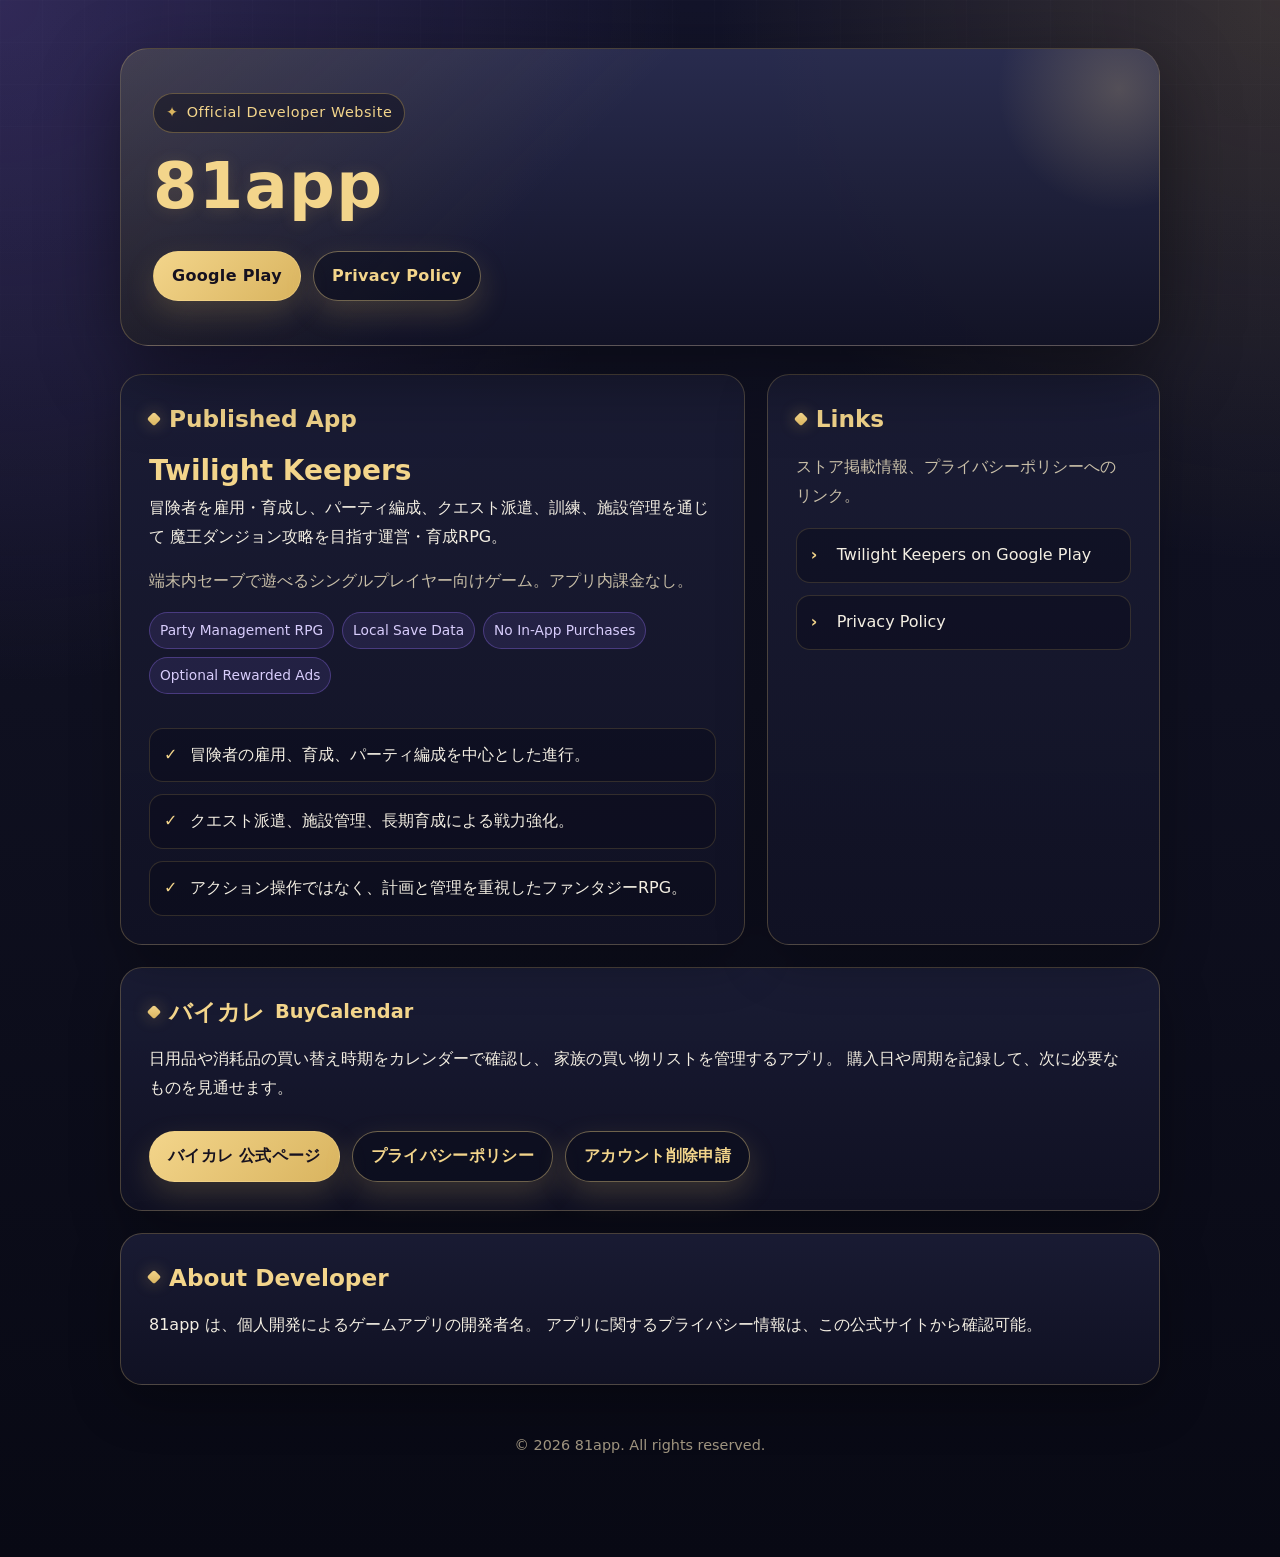
<file: index.html>
<!doctype html>
<html lang="ja">
<head>
  <meta charset="utf-8">
  <meta name="viewport" content="width=device-width, initial-scale=1">
  <meta name="description" content="81app 公式開発者サイト。スマートフォン向けゲーム Twilight Keepers の情報、Play Store、プライバシーポリシーへのリンクを掲載。">
  <title>81app</title>
  <style>
    :root {
      --bg: #0f1020;
      --bg-deep: #080914;
      --panel: rgba(27, 29, 54, 0.92);
      --panel-light: rgba(42, 45, 80, 0.88);
      --text: #f4efe3;
      --muted: #c9bfa8;
      --line: rgba(218, 187, 112, 0.28);
      --gold: #d9b45f;
      --gold-light: #f3d58b;
      --accent: #8e6de8;
      --shadow: rgba(0, 0, 0, 0.45);
    }

    * {
      box-sizing: border-box;
    }

    html {
      background: var(--bg-deep);
    }

    body {
      margin: 0;
      min-height: 100vh;
      font-family:
        system-ui,
        -apple-system,
        BlinkMacSystemFont,
        "Segoe UI",
        "Noto Sans JP",
        sans-serif;
      line-height: 1.8;
      color: var(--text);
      background:
        radial-gradient(circle at top left, rgba(142, 109, 232, 0.24), transparent 34%),
        radial-gradient(circle at top right, rgba(217, 180, 95, 0.18), transparent 28%),
        linear-gradient(180deg, #13142a 0%, #0f1020 45%, #080914 100%);
    }

    body::before {
      content: "";
      position: fixed;
      inset: 0;
      pointer-events: none;
      background-image:
        linear-gradient(rgba(255, 255, 255, 0.025) 1px, transparent 1px),
        linear-gradient(90deg, rgba(255, 255, 255, 0.025) 1px, transparent 1px);
      background-size: 42px 42px;
      mask-image: linear-gradient(to bottom, rgba(0, 0, 0, 0.55), transparent 72%);
    }

    .page {
      position: relative;
      width: min(1040px, calc(100% - 32px));
      margin: 0 auto;
      padding: 48px 0 64px;
    }

    .hero {
      position: relative;
      overflow: hidden;
      border: 1px solid var(--line);
      border-radius: 28px;
      padding: 44px 32px;
      background:
        linear-gradient(135deg, rgba(217, 180, 95, 0.14), transparent 42%),
        linear-gradient(180deg, rgba(42, 45, 80, 0.96), rgba(18, 19, 38, 0.96));
      box-shadow: 0 24px 80px var(--shadow);
    }

    .hero::after {
      content: "";
      position: absolute;
      width: 260px;
      height: 260px;
      right: -90px;
      top: -90px;
      border-radius: 50%;
      background: radial-gradient(circle, rgba(243, 213, 139, 0.22), transparent 66%);
    }

    .site-label {
      display: inline-flex;
      align-items: center;
      gap: 8px;
      margin-bottom: 18px;
      padding: 6px 12px;
      border: 1px solid rgba(217, 180, 95, 0.36);
      border-radius: 999px;
      color: var(--gold-light);
      background: rgba(8, 9, 20, 0.42);
      font-size: 0.9rem;
      letter-spacing: 0.04em;
    }

    .site-label::before {
      content: "✦";
      color: var(--gold);
    }

    h1,
    h2,
    h3,
    p {
      margin-top: 0;
    }

    h1 {
      margin-bottom: 16px;
      font-size: clamp(2.2rem, 6vw, 4rem);
      line-height: 1.12;
      letter-spacing: 0.02em;
      color: var(--gold-light);
      text-shadow: 0 2px 16px rgba(217, 180, 95, 0.16);
    }

    .actions {
      display: flex;
      flex-wrap: wrap;
      gap: 12px;
      margin-top: 28px;
    }

    .button {
      display: inline-flex;
      align-items: center;
      justify-content: center;
      min-height: 46px;
      padding: 10px 18px;
      border: 1px solid rgba(243, 213, 139, 0.42);
      border-radius: 999px;
      color: #16111f;
      background: linear-gradient(135deg, var(--gold-light), var(--gold));
      text-decoration: none;
      font-weight: 700;
      letter-spacing: 0.02em;
      box-shadow: 0 12px 30px rgba(217, 180, 95, 0.2);
    }

    .button.secondary {
      color: var(--gold-light);
      background: rgba(8, 9, 20, 0.36);
    }

    .button:hover {
      filter: brightness(1.08);
    }

    .content {
      display: grid;
      grid-template-columns: 1.35fr 0.85fr;
      gap: 22px;
      margin-top: 28px;
    }

    .card {
      border: 1px solid var(--line);
      border-radius: 22px;
      padding: 28px;
      background:
        linear-gradient(180deg, var(--panel), rgba(17, 18, 36, 0.94));
      box-shadow: 0 18px 50px rgba(0, 0, 0, 0.28);
    }

    .section-title {
      display: flex;
      align-items: center;
      gap: 10px;
      margin-bottom: 18px;
      color: var(--gold-light);
      font-size: 1.45rem;
      line-height: 1.35;
    }

    .section-title::before {
      content: "";
      display: inline-block;
      width: 10px;
      height: 10px;
      border-radius: 2px;
      background: linear-gradient(135deg, var(--gold-light), var(--gold));
      box-shadow: 0 0 16px rgba(217, 180, 95, 0.45);
      transform: rotate(45deg);
      flex: 0 0 auto;
    }

    .note,
    .small {
      color: var(--muted);
    }

    .summary-list,
    .link-list {
      display: grid;
      gap: 12px;
      margin: 18px 0 0;
      padding: 0;
      list-style: none;
    }

    .summary-list li,
    .link-list a {
      position: relative;
      display: block;
      padding: 12px 14px 12px 40px;
      border: 1px solid rgba(217, 180, 95, 0.18);
      border-radius: 14px;
      background: rgba(8, 9, 20, 0.32);
      color: var(--text);
      text-decoration: none;
    }

    .summary-list li::before,
    .link-list a::before {
      position: absolute;
      left: 14px;
      top: 12px;
      color: var(--gold-light);
      font-weight: 700;
    }

    .summary-list li::before {
      content: "✓";
    }

    .link-list a::before {
      content: "›";
    }

    .link-list a:hover {
      border-color: rgba(243, 213, 139, 0.52);
      color: var(--gold-light);
    }

    .app-card {
      display: grid;
      gap: 16px;
    }

    .app-name {
      margin-bottom: 6px;
      color: var(--gold-light);
      font-size: 1.75rem;
      line-height: 1.25;
    }

    .badge-row {
      display: flex;
      flex-wrap: wrap;
      gap: 8px;
      margin-top: 14px;
    }

    .badge {
      display: inline-flex;
      align-items: center;
      padding: 5px 10px;
      border: 1px solid rgba(142, 109, 232, 0.36);
      border-radius: 999px;
      color: #d8cdfc;
      background: rgba(142, 109, 232, 0.12);
      font-size: 0.86rem;
    }

    .footer {
      margin-top: 28px;
      padding: 20px;
      text-align: center;
      color: #9f947f;
      font-size: 0.9rem;
    }

    .footer a {
      color: var(--gold-light);
      text-decoration: none;
      border-bottom: 1px solid rgba(243, 213, 139, 0.36);
    }

    @media (max-width: 780px) {
      .page {
        width: min(100% - 20px, 1040px);
        padding: 24px 0 40px;
      }

      .hero {
        padding: 30px 20px;
        border-radius: 20px;
      }

      .content {
        grid-template-columns: 1fr;
      }

      .card {
        padding: 22px 18px;
        border-radius: 18px;
      }

      .section-title {
        font-size: 1.25rem;
      }
    }
  </style>
</head>
<body>
  <main class="page">
    <section class="hero">
      <div class="site-label">Official Developer Website</div>
      <h1>81app</h1>
      <div class="actions">
        <a class="button" href="https://play.google.com/store/apps/details?id=com.amayaichi.twilightkeepers" target="_blank" rel="noopener noreferrer">Google Play</a>
        <a class="button secondary" href="https://amayaichi.github.io/twilight-keepers-policy/">Privacy Policy</a>
      </div>
    </section>

    <div class="content">
      <section class="card app-card">
        <div>
          <h2 class="section-title">Published App</h2>
          <h3 class="app-name">Twilight Keepers</h3>
          <p>
            冒険者を雇用・育成し、パーティ編成、クエスト派遣、訓練、施設管理を通じて
            魔王ダンジョン攻略を目指す運営・育成RPG。
          </p>
          <p class="note">
            端末内セーブで遊べるシングルプレイヤー向けゲーム。アプリ内課金なし。
          </p>
          <div class="badge-row" aria-label="App features">
            <span class="badge">Party Management RPG</span>
            <span class="badge">Local Save Data</span>
            <span class="badge">No In-App Purchases</span>
            <span class="badge">Optional Rewarded Ads</span>
          </div>
        </div>
        <ul class="summary-list">
          <li>冒険者の雇用、育成、パーティ編成を中心とした進行。</li>
          <li>クエスト派遣、施設管理、長期育成による戦力強化。</li>
          <li>アクション操作ではなく、計画と管理を重視したファンタジーRPG。</li>
        </ul>
      </section>

      <aside class="card">
        <h2 class="section-title">Links</h2>
        <p class="small">
          ストア掲載情報、プライバシーポリシーへのリンク。
        </p>
        <nav class="link-list" aria-label="Developer links">
          <a href="https://play.google.com/store/apps/details?id=com.amayaichi.twilightkeepers" target="_blank" rel="noopener noreferrer">Twilight Keepers on Google Play</a>
          <a href="https://amayaichi.github.io/twilight-keepers-policy/">Privacy Policy</a>
        </nav>
      </aside>
    </div>


    <section class="card" style="margin-top: 22px;" aria-labelledby="monolife-title">
      <h2 class="section-title" id="monolife-title">バイカレ <small>BuyCalendar</small></h2>
      <p>
        日用品や消耗品の買い替え時期をカレンダーで確認し、
        家族の買い物リストを管理するアプリ。
        購入日や周期を記録して、次に必要なものを見通せます。
      </p>
      <div class="actions">
        <a class="button" href="./monolife/">バイカレ 公式ページ</a>
        <a class="button secondary" href="./monolife/privacy-policy/">プライバシーポリシー</a>
        <a class="button secondary" href="./monolife/account-deletion/">アカウント削除申請</a>
      </div>
    </section>

    <section class="card" style="margin-top: 22px;">
      <h2 class="section-title">About Developer</h2>
      <p>
        81app は、個人開発によるゲームアプリの開発者名。
        アプリに関するプライバシー情報は、この公式サイトから確認可能。
      </p>
    </section>

    <footer class="footer">
      <p>© 2026 81app. All rights reserved.</p>
    </footer>
  </main>
</body>
</html>
</file>
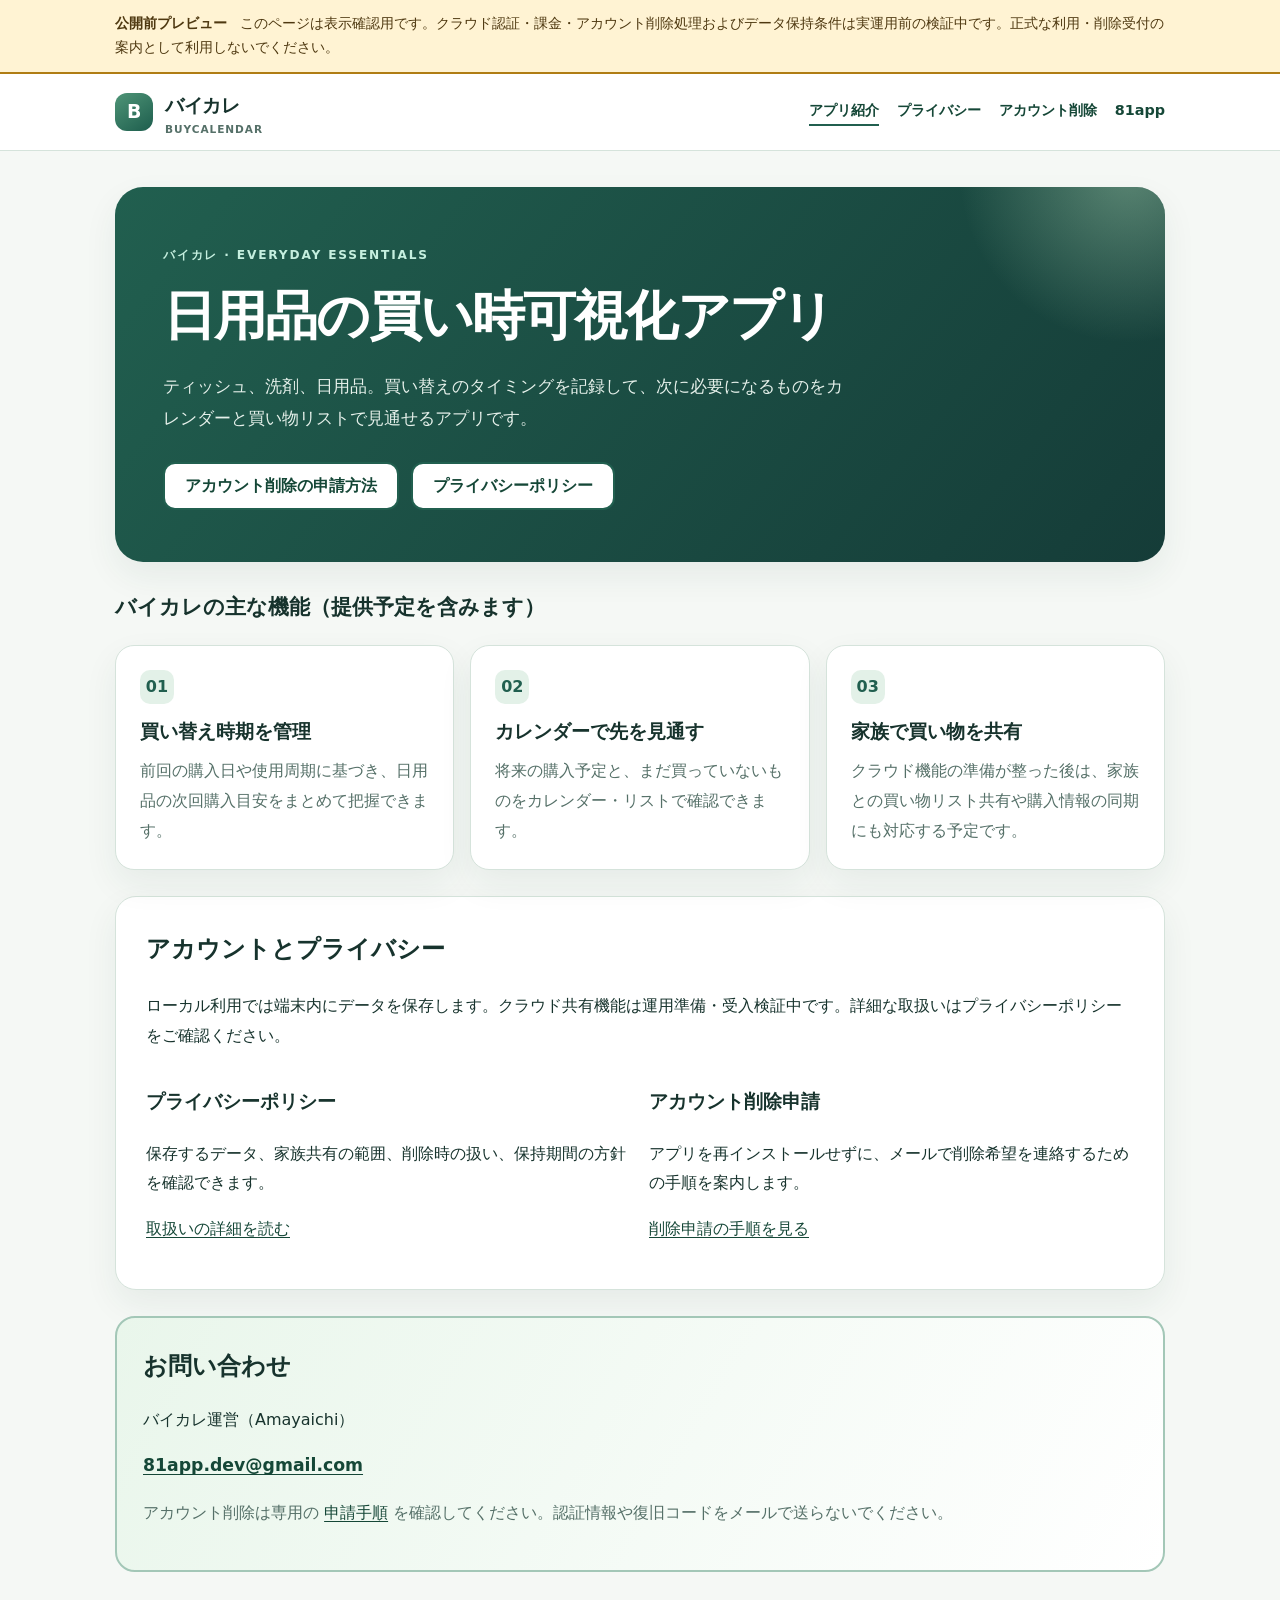
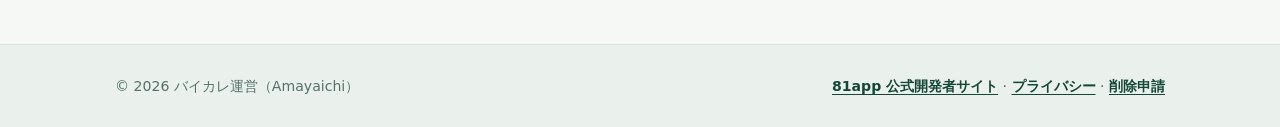
<file: monolife/index.html>
<!doctype html>
<html lang="ja">
<head>
  <meta charset="utf-8">
  <meta name="viewport" content="width=device-width, initial-scale=1">
  <meta name="robots" content="noindex, nofollow">
  <meta name="description" content="バイカレ（BuyCalendar）は消耗品の買い替え時期と家族の買い物予定を管理する、アプリです。">
  <title>バイカレ | 日用品の買い時可視化アプリ</title>
  <link rel="stylesheet" href="assets/site.css">
</head>
<body>
  <div class="preview-banner" role="note">
    <div class="wrap"><strong>公開前プレビュー</strong> このページは表示確認用です。クラウド認証・課金・アカウント削除処理およびデータ保持条件は実運用前の検証中です。正式な利用・削除受付の案内として利用しないでください。</div>
  </div>
  <header class="site-header">
    <div class="wrap header-inner">
      <a class="brand" href="./" aria-label="バイカレ トップページ">
        <span class="brand-icon" aria-hidden="true">B</span>
        <span>バイカレ<small>BuyCalendar</small></span>
      </a>
      <nav class="site-nav" aria-label="サイト内ナビゲーション">
        <a href="./" aria-current="page">アプリ紹介</a>
        <a href="privacy-policy/">プライバシー</a>
        <a href="account-deletion/">アカウント削除</a>
        <a href="../">81app</a>
      </nav>
    </div>
  </header>
  <main class="wrap">
    <section class="hero">
      <span class="eyebrow">バイカレ · Everyday essentials</span>
      <h1>日用品の買い時可視化アプリ</h1>
      <p>ティッシュ、洗剤、日用品。買い替えのタイミングを記録して、次に必要になるものをカレンダーと買い物リストで見通せるアプリです。</p>
      <div class="actions">
        <a class="button" href="account-deletion/">アカウント削除の申請方法</a>
        <a class="button" href="privacy-policy/">プライバシーポリシー</a>
      </div>
    </section>
    <section class="section" aria-labelledby="features-title">
      <h2 id="features-title">バイカレの主な機能（提供予定を含みます）</h2>
      <div class="cards">
        <article class="card">
          <span class="step" aria-hidden="true">01</span>
          <h3>買い替え時期を管理</h3>
          <p>前回の購入日や使用周期に基づき、日用品の次回購入目安をまとめて把握できます。</p>
        </article>
        <article class="card">
          <span class="step" aria-hidden="true">02</span>
          <h3>カレンダーで先を見通す</h3>
          <p>将来の購入予定と、まだ買っていないものをカレンダー・リストで確認できます。</p>
        </article>
        <article class="card">
          <span class="step" aria-hidden="true">03</span>
          <h3>家族で買い物を共有</h3>
          <p>クラウド機能の準備が整った後は、家族との買い物リスト共有や購入情報の同期にも対応する予定です。</p>
        </article>
      </div>
    </section>
    <section class="surface" aria-labelledby="account-title">
      <h2 id="account-title">アカウントとプライバシー</h2>
      <p>ローカル利用では端末内にデータを保存します。クラウド共有機能は運用準備・受入検証中です。詳細な取扱いはプライバシーポリシーをご確認ください。</p>
      <div class="split">
        <div>
          <h3>プライバシーポリシー</h3>
          <p>保存するデータ、家族共有の範囲、削除時の扱い、保持期間の方針を確認できます。</p>
          <p><a href="privacy-policy/">取扱いの詳細を読む</a></p>
        </div>
        <div>
          <h3>アカウント削除申請</h3>
          <p>アプリを再インストールせずに、メールで削除希望を連絡するための手順を案内します。</p>
          <p><a href="account-deletion/">削除申請の手順を見る</a></p>
        </div>
      </div>
    </section>
    <section class="contact" aria-labelledby="contact-title">
      <h2 id="contact-title">お問い合わせ</h2>
      <p>バイカレ運営（Amayaichi）</p>
      <p><a class="email" href="mailto:81app.dev@gmail.com?subject=BuyCalendar%20Inquiry">81app.dev@gmail.com</a></p>
      <p class="muted">アカウント削除は専用の <a href="account-deletion/">申請手順</a> を確認してください。認証情報や復旧コードをメールで送らないでください。</p>
    </section>
  </main>
  <footer class="site-footer">
    <div class="wrap footer-inner">
      <p>© 2026 バイカレ運営（Amayaichi）</p>
      <p><a href="../">81app 公式開発者サイト</a> · <a href="privacy-policy/">プライバシー</a> · <a href="account-deletion/">削除申請</a></p>
    </div>
  </footer>
</body>
</html>
</file>
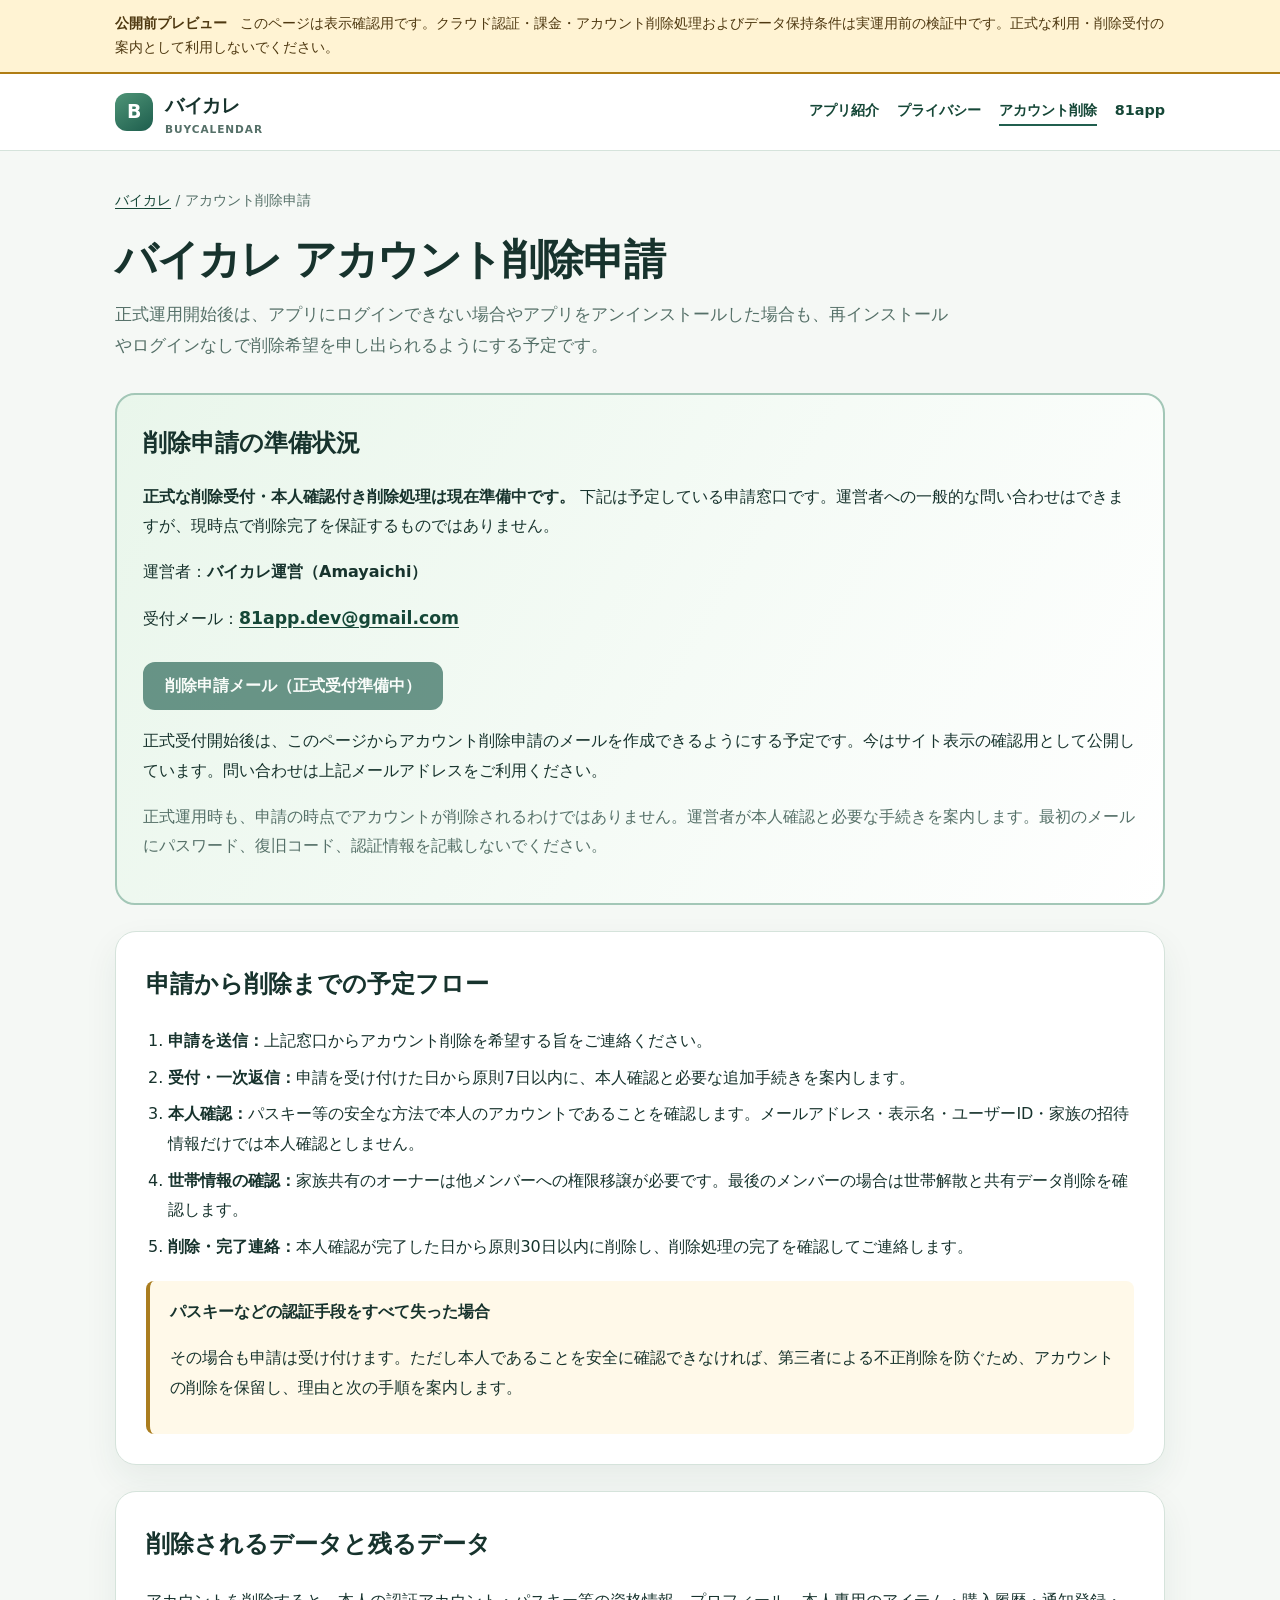
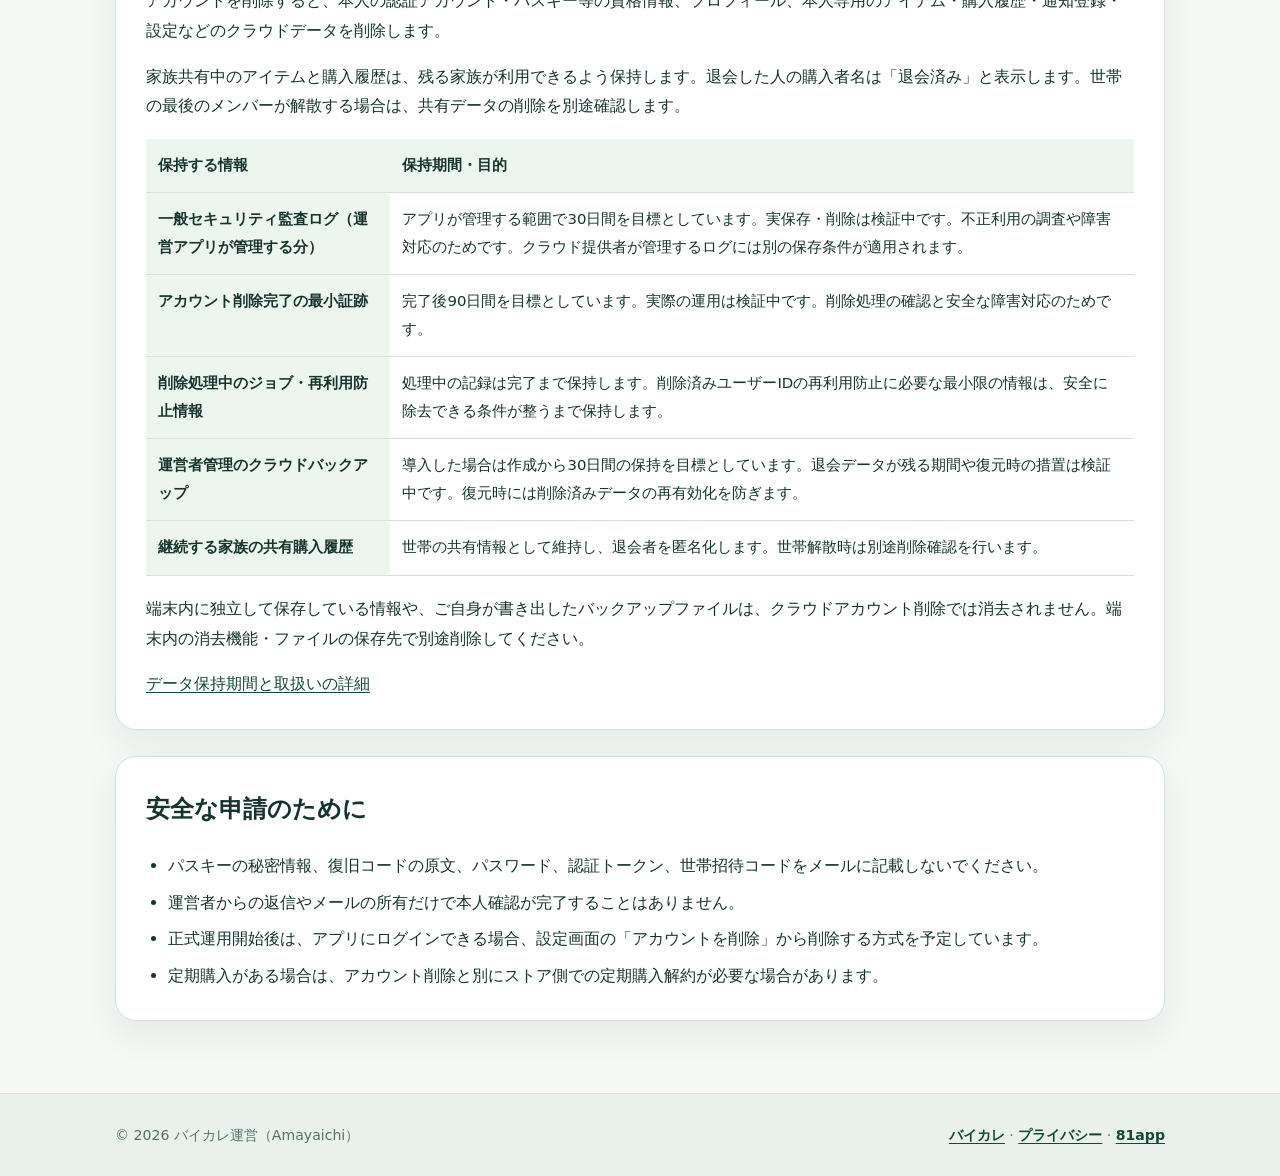
<file: monolife/account-deletion/index.html>
<!doctype html>
<html lang="ja">
<head>
  <meta charset="utf-8">
  <meta name="viewport" content="width=device-width, initial-scale=1">
  <meta name="robots" content="noindex, nofollow">
  <meta name="description" content="バイカレ（BuyCalendar）のアカウント削除をアプリ外から申請する手順。削除対象・保存期間・本人確認の方法をご案内します。">
  <title>アカウント削除申請 | バイカレ</title>
  <link rel="stylesheet" href="../assets/site.css">
</head>
<body>
  <div class="preview-banner" role="note">
    <div class="wrap"><strong>公開前プレビュー</strong> このページは表示確認用です。クラウド認証・課金・アカウント削除処理およびデータ保持条件は実運用前の検証中です。正式な利用・削除受付の案内として利用しないでください。</div>
  </div>
  <header class="site-header">
    <div class="wrap header-inner">
      <a class="brand" href="../" aria-label="バイカレ トップページ">
        <span class="brand-icon" aria-hidden="true">B</span>
        <span>バイカレ<small>BuyCalendar</small></span>
      </a>
      <nav class="site-nav" aria-label="サイト内ナビゲーション">
        <a href="../">アプリ紹介</a>
        <a href="../privacy-policy/">プライバシー</a>
        <a href="./" aria-current="page">アカウント削除</a>
        <a href="../../">81app</a>
      </nav>
    </div>
  </header>
  <main class="wrap">
    <p class="breadcrumbs"><a href="../">バイカレ</a> / アカウント削除申請</p>
    <h1 class="page-title">バイカレ アカウント削除申請</h1>
    <p class="lead">正式運用開始後は、アプリにログインできない場合やアプリをアンインストールした場合も、再インストールやログインなしで削除希望を申し出られるようにする予定です。</p>
    <section class="contact" id="request" aria-labelledby="request-title">
      <h2 id="request-title">削除申請の準備状況</h2>
      <p><strong>正式な削除受付・本人確認付き削除処理は現在準備中です。</strong> 下記は予定している申請窓口です。運営者への一般的な問い合わせはできますが、現時点で削除完了を保証するものではありません。</p>
      <p>運営者：<strong>バイカレ運営（Amayaichi）</strong></p>
      <p>受付メール：<a class="email" href="mailto:81app.dev@gmail.com?subject=BuyCalendar%20Inquiry">81app.dev@gmail.com</a></p>
      <div class="actions">
        <span class="button primary button-disabled" aria-disabled="true">削除申請メール（正式受付準備中）</span>
      </div>
      <p>正式受付開始後は、このページからアカウント削除申請のメールを作成できるようにする予定です。今はサイト表示の確認用として公開しています。問い合わせは上記メールアドレスをご利用ください。</p>
      <p class="muted">正式運用時も、申請の時点でアカウントが削除されるわけではありません。運営者が本人確認と必要な手続きを案内します。最初のメールにパスワード、復旧コード、認証情報を記載しないでください。</p>
    </section>
    <section class="surface" aria-labelledby="procedure">
      <h2 id="procedure">申請から削除までの予定フロー</h2>
      <ol>
        <li><strong>申請を送信：</strong>上記窓口からアカウント削除を希望する旨をご連絡ください。</li>
        <li><strong>受付・一次返信：</strong>申請を受け付けた日から原則7日以内に、本人確認と必要な追加手続きを案内します。</li>
        <li><strong>本人確認：</strong>パスキー等の安全な方法で本人のアカウントであることを確認します。メールアドレス・表示名・ユーザーID・家族の招待情報だけでは本人確認としません。</li>
        <li><strong>世帯情報の確認：</strong>家族共有のオーナーは他メンバーへの権限移譲が必要です。最後のメンバーの場合は世帯解散と共有データ削除を確認します。</li>
        <li><strong>削除・完了連絡：</strong>本人確認が完了した日から原則30日以内に削除し、削除処理の完了を確認してご連絡します。</li>
      </ol>
      <div class="caution">
        <strong>パスキーなどの認証手段をすべて失った場合</strong>
        <p>その場合も申請は受け付けます。ただし本人であることを安全に確認できなければ、第三者による不正削除を防ぐため、アカウントの削除を保留し、理由と次の手順を案内します。</p>
      </div>
    </section>
    <section class="surface" aria-labelledby="deletion-data">
      <h2 id="deletion-data">削除されるデータと残るデータ</h2>
      <p>アカウントを削除すると、本人の認証アカウント・パスキー等の資格情報、プロフィール、本人専用のアイテム・購入履歴・通知登録・設定などのクラウドデータを削除します。</p>
      <p>家族共有中のアイテムと購入履歴は、残る家族が利用できるよう保持します。退会した人の購入者名は「退会済み」と表示します。世帯の最後のメンバーが解散する場合は、共有データの削除を別途確認します。</p>
      <div class="table-wrap">
        <table>
          <thead><tr><th scope="col">保持する情報</th><th scope="col">保持期間・目的</th></tr></thead>
          <tbody>
            <tr><th scope="row">一般セキュリティ監査ログ（運営アプリが管理する分）</th><td>アプリが管理する範囲で30日間を目標としています。実保存・削除は検証中です。不正利用の調査や障害対応のためです。クラウド提供者が管理するログには別の保存条件が適用されます。</td></tr>
            <tr><th scope="row">アカウント削除完了の最小証跡</th><td>完了後90日間を目標としています。実際の運用は検証中です。削除処理の確認と安全な障害対応のためです。</td></tr>
            <tr><th scope="row">削除処理中のジョブ・再利用防止情報</th><td>処理中の記録は完了まで保持します。削除済みユーザーIDの再利用防止に必要な最小限の情報は、安全に除去できる条件が整うまで保持します。</td></tr>
            <tr><th scope="row">運営者管理のクラウドバックアップ</th><td>導入した場合は作成から30日間の保持を目標としています。退会データが残る期間や復元時の措置は検証中です。復元時には削除済みデータの再有効化を防ぎます。</td></tr>
            <tr><th scope="row">継続する家族の共有購入履歴</th><td>世帯の共有情報として維持し、退会者を匿名化します。世帯解散時は別途削除確認を行います。</td></tr>
          </tbody>
        </table>
      </div>
      <p>端末内に独立して保存している情報や、ご自身が書き出したバックアップファイルは、クラウドアカウント削除では消去されません。端末内の消去機能・ファイルの保存先で別途削除してください。</p>
      <p><a href="../privacy-policy/#retention">データ保持期間と取扱いの詳細</a></p>
    </section>
    <section class="surface" aria-labelledby="security">
      <h2 id="security">安全な申請のために</h2>
      <ul>
        <li>パスキーの秘密情報、復旧コードの原文、パスワード、認証トークン、世帯招待コードをメールに記載しないでください。</li>
        <li>運営者からの返信やメールの所有だけで本人確認が完了することはありません。</li>
        <li>正式運用開始後は、アプリにログインできる場合、設定画面の「アカウントを削除」から削除する方式を予定しています。</li>
        <li>定期購入がある場合は、アカウント削除と別にストア側での定期購入解約が必要な場合があります。</li>
      </ul>
    </section>
  </main>
  <footer class="site-footer">
    <div class="wrap footer-inner">
      <p>© 2026 バイカレ運営（Amayaichi）</p>
      <p><a href="../">バイカレ</a> · <a href="../privacy-policy/">プライバシー</a> · <a href="../../">81app</a></p>
    </div>
  </footer>
</body>
</html>
</file>
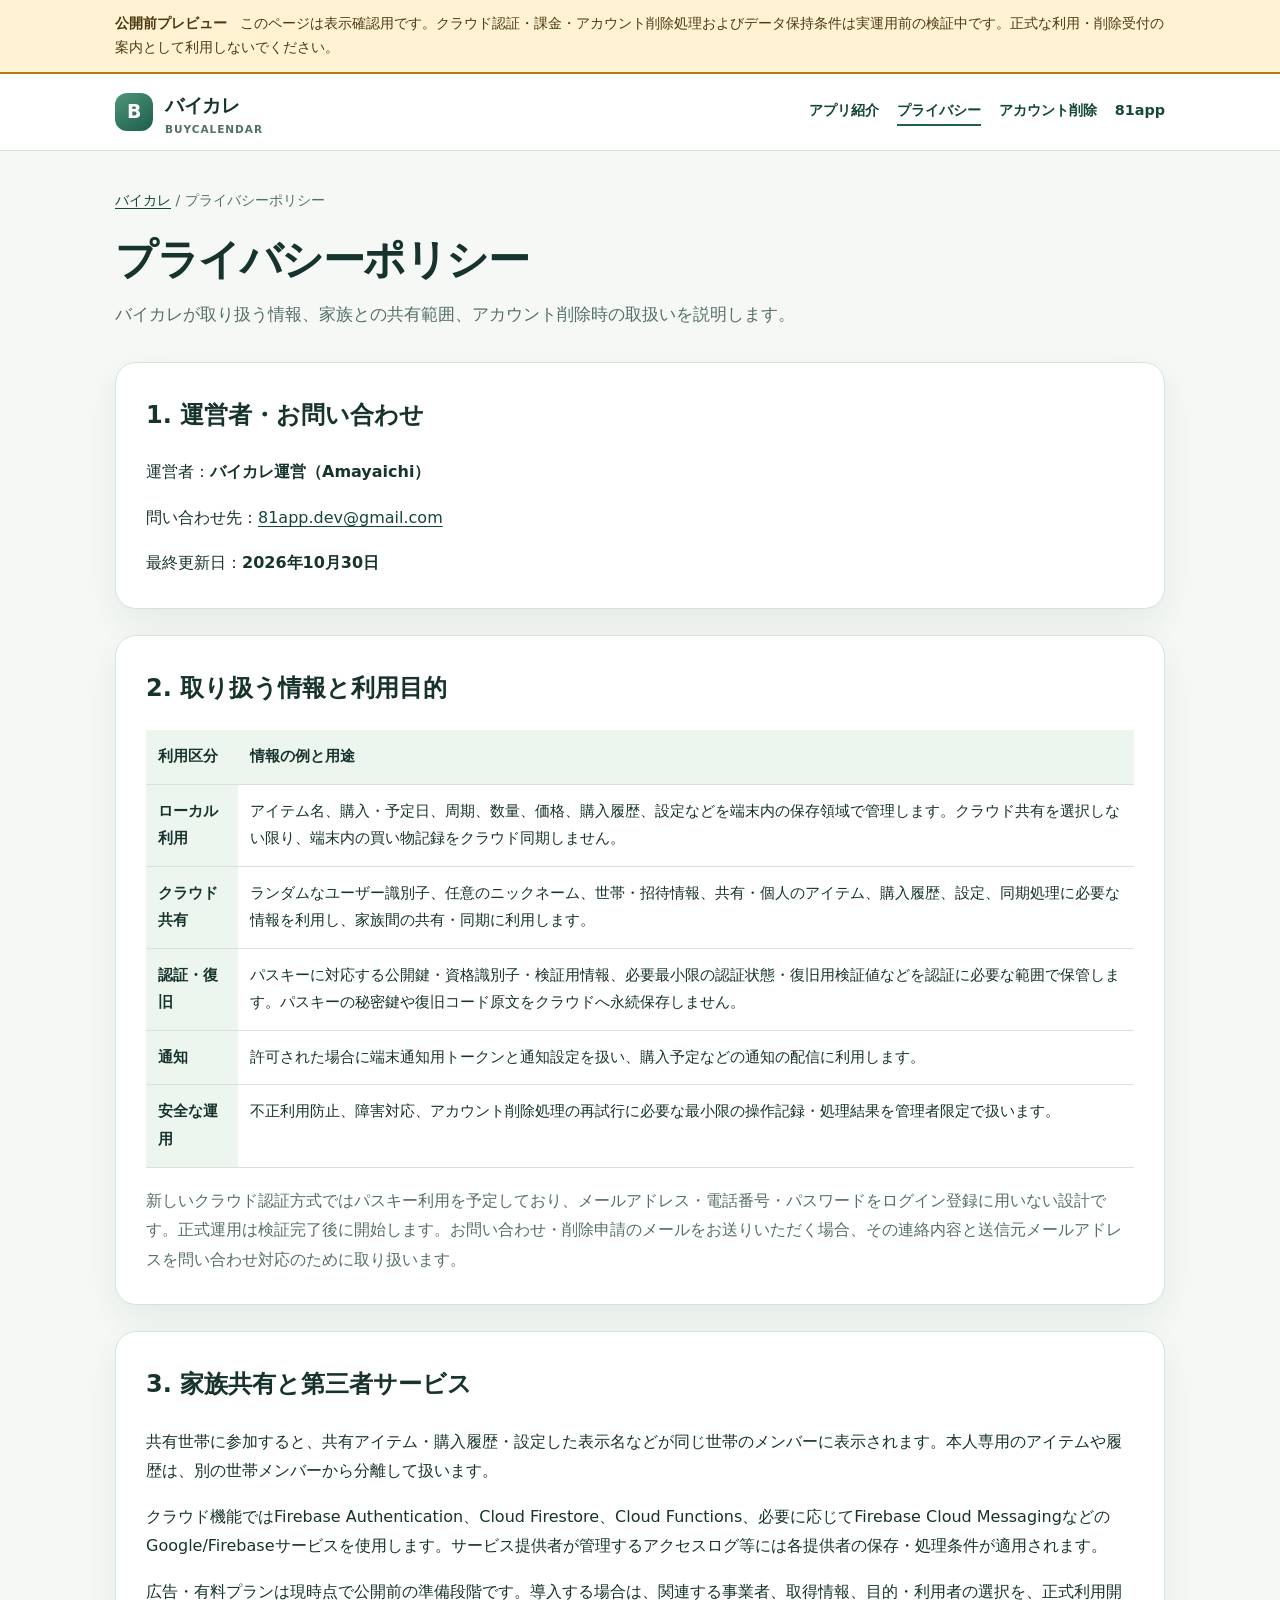
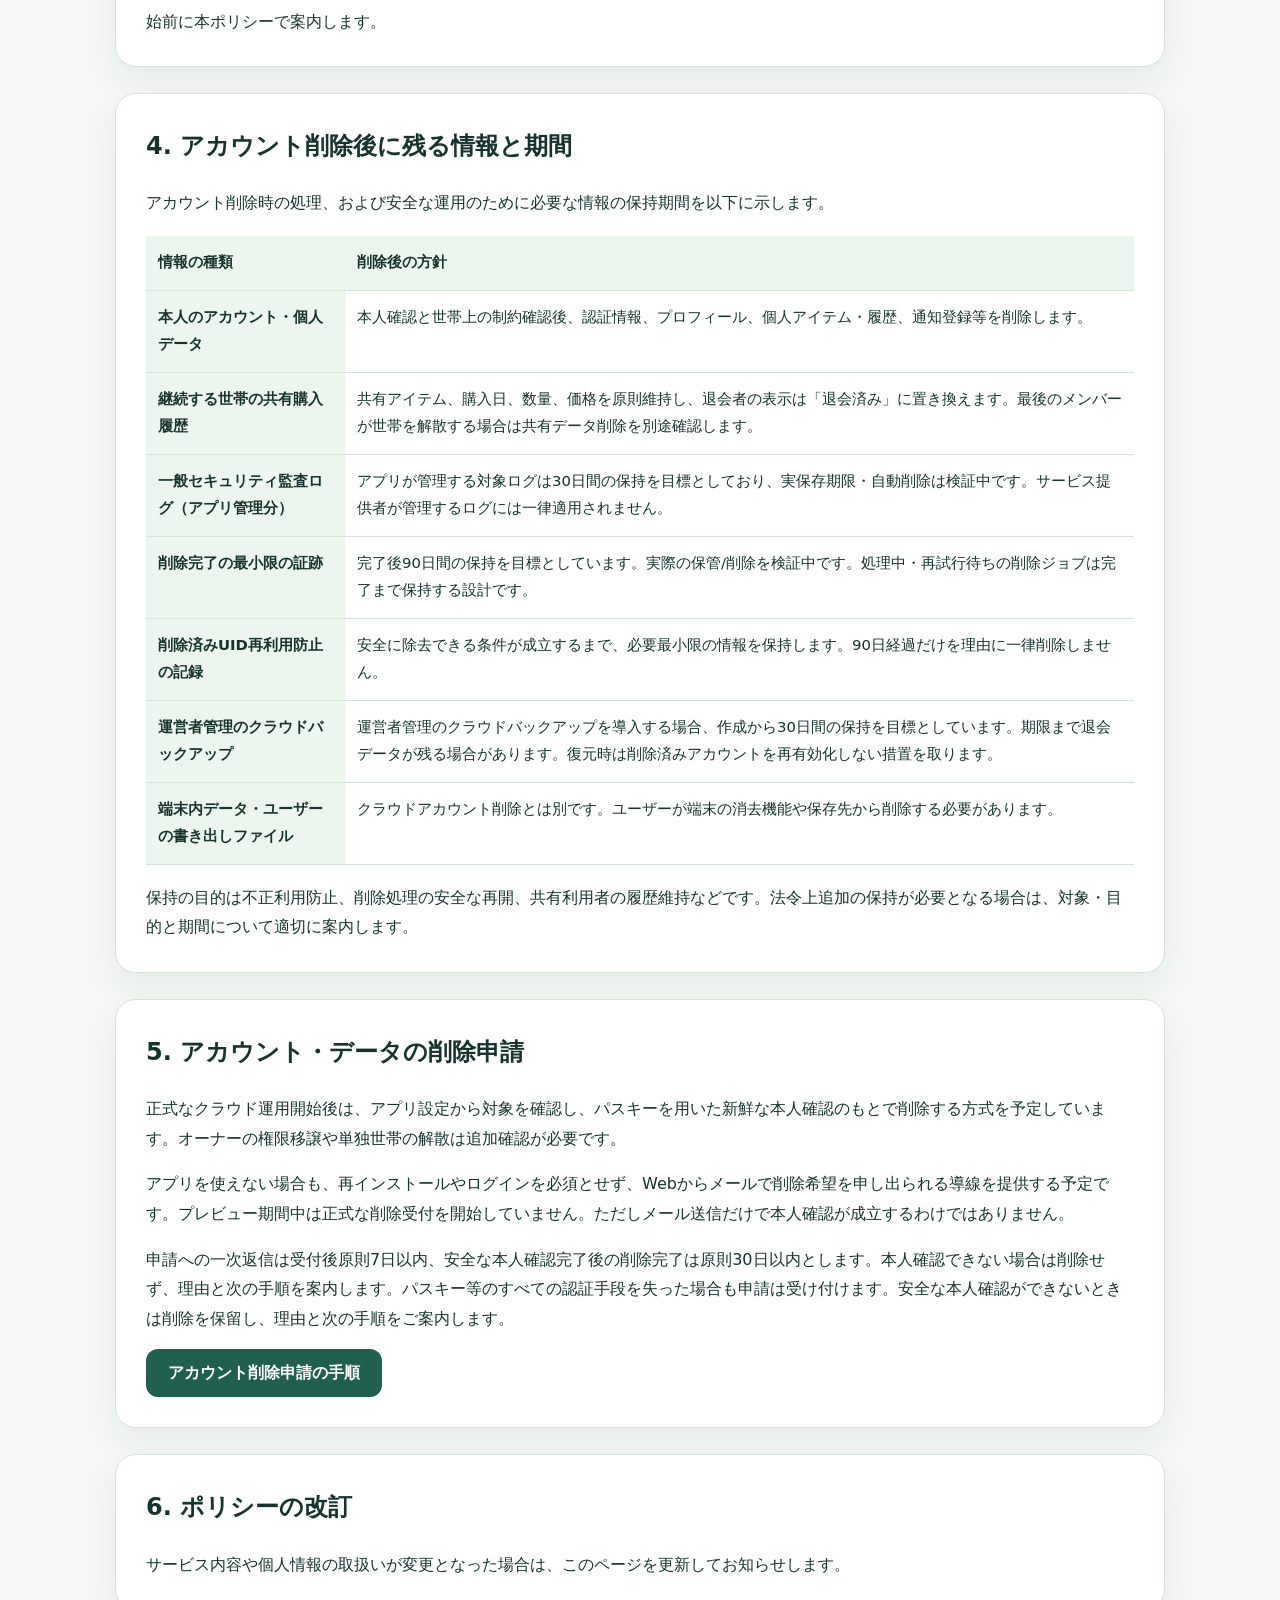
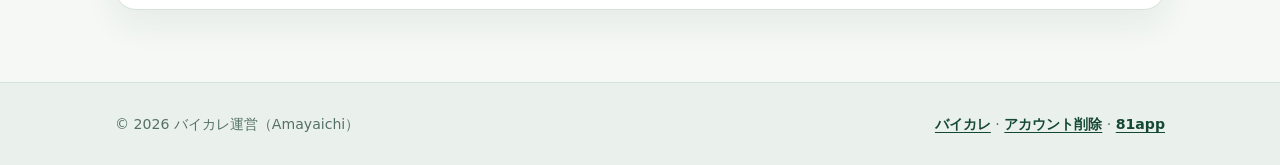
<file: monolife/privacy-policy/index.html>
<!doctype html>
<html lang="ja">
<head>
  <meta charset="utf-8">
  <meta name="viewport" content="width=device-width, initial-scale=1">
  <meta name="robots" content="noindex, nofollow">
  <meta name="description" content="バイカレ（BuyCalendar）の個人情報・買い物データの取扱いとアカウント削除後の保持方針に関する、プライバシーポリシーです。">
  <title>プライバシーポリシー | バイカレ</title>
  <link rel="stylesheet" href="../assets/site.css">
</head>
<body>
  <div class="preview-banner" role="note">
    <div class="wrap"><strong>公開前プレビュー</strong> このページは表示確認用です。クラウド認証・課金・アカウント削除処理およびデータ保持条件は実運用前の検証中です。正式な利用・削除受付の案内として利用しないでください。</div>
  </div>
  <header class="site-header">
    <div class="wrap header-inner">
      <a class="brand" href="../" aria-label="バイカレ トップページ">
        <span class="brand-icon" aria-hidden="true">B</span>
        <span>バイカレ<small>BuyCalendar</small></span>
      </a>
      <nav class="site-nav" aria-label="サイト内ナビゲーション">
        <a href="../">アプリ紹介</a>
        <a href="./" aria-current="page">プライバシー</a>
        <a href="../account-deletion/">アカウント削除</a>
        <a href="../../">81app</a>
      </nav>
    </div>
  </header>
  <main class="wrap">
    <p class="breadcrumbs"><a href="../">バイカレ</a> / プライバシーポリシー</p>
    <h1 class="page-title">プライバシーポリシー</h1>
    <p class="lead">バイカレが取り扱う情報、家族との共有範囲、アカウント削除時の取扱いを説明します。</p>
    <section class="surface" aria-labelledby="operator">
      <h2 id="operator">1. 運営者・お問い合わせ</h2>
      <p>運営者：<strong>バイカレ運営（Amayaichi）</strong></p>
      <p>問い合わせ先：<a href="mailto:81app.dev@gmail.com?subject=BuyCalendar%20Privacy%20Inquiry">81app.dev@gmail.com</a></p>
      <p>最終更新日：<strong>2026年10月30日</strong></p>
    </section>
    <section class="surface" aria-labelledby="data">
      <h2 id="data">2. 取り扱う情報と利用目的</h2>
      <div class="table-wrap">
        <table>
          <thead><tr><th scope="col">利用区分</th><th scope="col">情報の例と用途</th></tr></thead>
          <tbody>
            <tr><th scope="row">ローカル利用</th><td>アイテム名、購入・予定日、周期、数量、価格、購入履歴、設定などを端末内の保存領域で管理します。クラウド共有を選択しない限り、端末内の買い物記録をクラウド同期しません。</td></tr>
            <tr><th scope="row">クラウド共有</th><td>ランダムなユーザー識別子、任意のニックネーム、世帯・招待情報、共有・個人のアイテム、購入履歴、設定、同期処理に必要な情報を利用し、家族間の共有・同期に利用します。</td></tr>
            <tr><th scope="row">認証・復旧</th><td>パスキーに対応する公開鍵・資格識別子・検証用情報、必要最小限の認証状態・復旧用検証値などを認証に必要な範囲で保管します。パスキーの秘密鍵や復旧コード原文をクラウドへ永続保存しません。</td></tr>
            <tr><th scope="row">通知</th><td>許可された場合に端末通知用トークンと通知設定を扱い、購入予定などの通知の配信に利用します。</td></tr>
            <tr><th scope="row">安全な運用</th><td>不正利用防止、障害対応、アカウント削除処理の再試行に必要な最小限の操作記録・処理結果を管理者限定で扱います。</td></tr>
          </tbody>
        </table>
      </div>
      <p class="muted">新しいクラウド認証方式ではパスキー利用を予定しており、メールアドレス・電話番号・パスワードをログイン登録に用いない設計です。正式運用は検証完了後に開始します。お問い合わせ・削除申請のメールをお送りいただく場合、その連絡内容と送信元メールアドレスを問い合わせ対応のために取り扱います。</p>
    </section>
    <section class="surface" aria-labelledby="sharing">
      <h2 id="sharing">3. 家族共有と第三者サービス</h2>
      <p>共有世帯に参加すると、共有アイテム・購入履歴・設定した表示名などが同じ世帯のメンバーに表示されます。本人専用のアイテムや履歴は、別の世帯メンバーから分離して扱います。</p>
      <p>クラウド機能ではFirebase Authentication、Cloud Firestore、Cloud Functions、必要に応じてFirebase Cloud MessagingなどのGoogle/Firebaseサービスを使用します。サービス提供者が管理するアクセスログ等には各提供者の保存・処理条件が適用されます。</p>
      <p>広告・有料プランは現時点で公開前の準備段階です。導入する場合は、関連する事業者、取得情報、目的・利用者の選択を、正式利用開始前に本ポリシーで案内します。</p>
    </section>
    <section class="surface" aria-labelledby="retention">
      <h2 id="retention">4. アカウント削除後に残る情報と期間</h2>
      <p>アカウント削除時の処理、および安全な運用のために必要な情報の保持期間を以下に示します。</p>
      <div class="table-wrap">
        <table>
          <thead><tr><th scope="col">情報の種類</th><th scope="col">削除後の方針</th></tr></thead>
          <tbody>
            <tr><th scope="row">本人のアカウント・個人データ</th><td>本人確認と世帯上の制約確認後、認証情報、プロフィール、個人アイテム・履歴、通知登録等を削除します。</td></tr>
            <tr><th scope="row">継続する世帯の共有購入履歴</th><td>共有アイテム、購入日、数量、価格を原則維持し、退会者の表示は「退会済み」に置き換えます。最後のメンバーが世帯を解散する場合は共有データ削除を別途確認します。</td></tr>
            <tr><th scope="row">一般セキュリティ監査ログ（アプリ管理分）</th><td>アプリが管理する対象ログは30日間の保持を目標としており、実保存期限・自動削除は検証中です。サービス提供者が管理するログには一律適用されません。</td></tr>
            <tr><th scope="row">削除完了の最小限の証跡</th><td>完了後90日間の保持を目標としています。実際の保管/削除を検証中です。処理中・再試行待ちの削除ジョブは完了まで保持する設計です。</td></tr>
            <tr><th scope="row">削除済みUID再利用防止の記録</th><td>安全に除去できる条件が成立するまで、必要最小限の情報を保持します。90日経過だけを理由に一律削除しません。</td></tr>
            <tr><th scope="row">運営者管理のクラウドバックアップ</th><td>運営者管理のクラウドバックアップを導入する場合、作成から30日間の保持を目標としています。期限まで退会データが残る場合があります。復元時は削除済みアカウントを再有効化しない措置を取ります。</td></tr>
            <tr><th scope="row">端末内データ・ユーザーの書き出しファイル</th><td>クラウドアカウント削除とは別です。ユーザーが端末の消去機能や保存先から削除する必要があります。</td></tr>
          </tbody>
        </table>
      </div>
      <p>保持の目的は不正利用防止、削除処理の安全な再開、共有利用者の履歴維持などです。法令上追加の保持が必要となる場合は、対象・目的と期間について適切に案内します。</p>
    </section>
    <section class="surface" aria-labelledby="deletion">
      <h2 id="deletion">5. アカウント・データの削除申請</h2>
      <p>正式なクラウド運用開始後は、アプリ設定から対象を確認し、パスキーを用いた新鮮な本人確認のもとで削除する方式を予定しています。オーナーの権限移譲や単独世帯の解散は追加確認が必要です。</p>
      <p>アプリを使えない場合も、再インストールやログインを必須とせず、Webからメールで削除希望を申し出られる導線を提供する予定です。プレビュー期間中は正式な削除受付を開始していません。ただしメール送信だけで本人確認が成立するわけではありません。</p>
      <p>申請への一次返信は受付後原則7日以内、安全な本人確認完了後の削除完了は原則30日以内とします。本人確認できない場合は削除せず、理由と次の手順を案内します。パスキー等のすべての認証手段を失った場合も申請は受け付けます。安全な本人確認ができないときは削除を保留し、理由と次の手順をご案内します。</p>
      <p><a class="button primary" href="../account-deletion/">アカウント削除申請の手順</a></p>
    </section>
    <section class="surface" aria-labelledby="updates">
      <h2 id="updates">6. ポリシーの改訂</h2>
      <p>サービス内容や個人情報の取扱いが変更となった場合は、このページを更新してお知らせします。</p>
    </section>
  </main>
  <footer class="site-footer">
    <div class="wrap footer-inner">
      <p>© 2026 バイカレ運営（Amayaichi）</p>
      <p><a href="../">バイカレ</a> · <a href="../account-deletion/">アカウント削除</a> · <a href="../../">81app</a></p>
    </div>
  </footer>
</body>
</html>
</file>
<file: monolife/assets/site.css>
:root{
  color-scheme:light;
  --bg:#f5f8f5;--paper:#ffffff;--ink:#17332d;--muted:#557068;
  --brand:#215f4f;--brand-deep:#154737;--mint:#e3f1e8;
  --line:#d5e3db;--warm:#fff6df;--warm-border:#ecd9a4;
  --shadow:0 14px 34px rgba(24,64,52,.07);
}
*{box-sizing:border-box}
html{scroll-behavior:smooth}
body{margin:0;min-height:100vh;color:var(--ink);background:var(--bg);
  font:16px/1.85 system-ui,-apple-system,BlinkMacSystemFont,"Segoe UI","Noto Sans JP",sans-serif}
a{color:var(--brand-deep);text-underline-offset:3px}
a:hover{color:#0d6750}
a:focus-visible,button:focus-visible{outline:3px solid #b78318;outline-offset:4px;border-radius:5px}
.visually-hidden{position:absolute!important;clip:rect(0 0 0 0);height:1px;width:1px;overflow:hidden;white-space:nowrap}
.wrap{width:min(1050px,calc(100% - 40px));margin-inline:auto}
.site-header{background:rgba(255,255,255,.96);border-bottom:1px solid var(--line)}
.header-inner{min-height:76px;display:flex;align-items:center;justify-content:space-between;gap:20px}
.brand{display:flex;align-items:center;gap:12px;text-decoration:none;color:var(--ink);font-size:1.18rem;font-weight:800;letter-spacing:-.02em}
.brand-icon{display:grid;place-items:center;width:38px;height:38px;border-radius:12px;color:white;background:linear-gradient(145deg,#4f9577,#1d5d4d);font-weight:800}
.brand small{display:block;font-size:.66rem;line-height:1.2;color:var(--muted);letter-spacing:.09em;font-weight:700;text-transform:uppercase}
.site-nav{display:flex;gap:18px;flex-wrap:wrap}
.site-nav a{font-size:.9rem;font-weight:700;text-decoration:none}
.site-nav a[aria-current="page"]{border-bottom:2px solid var(--brand);color:var(--brand-deep)}
main{padding:36px 0 72px}
.notice{border:1px solid var(--warm-border);border-radius:14px;background:var(--warm);padding:12px 18px;color:#694b19;font-size:.9rem;margin-bottom:24px}
.notice strong{display:block}
.hero{border-radius:28px;padding:52px 48px;background:linear-gradient(130deg,#215f4f,#153c38);color:#fff;position:relative;overflow:hidden;box-shadow:var(--shadow)}
.hero:after{content:"";position:absolute;width:350px;height:350px;right:-140px;top:-190px;background:radial-gradient(circle,rgba(196,237,200,.38),transparent 69%);pointer-events:none}
.eyebrow{display:inline-block;letter-spacing:.15em;text-transform:uppercase;font-size:.76rem;font-weight:800;color:#c5efdf}
.hero h1{font-size:clamp(2rem,5.5vw,3.3rem);line-height:1.35;margin:12px 0 20px;letter-spacing:-.035em;max-width:790px}
.hero p{font-size:1.06rem;max-width:690px;color:#e5f0ea;margin:0}
.hero .button{color:var(--brand-deep);background:white}
.actions{display:flex;gap:12px;flex-wrap:wrap;margin-top:28px}
.button{display:inline-flex;min-height:48px;align-items:center;justify-content:center;text-align:center;padding:10px 20px;border:2px solid var(--brand);border-radius:12px;background:var(--brand);color:white;text-decoration:none;font-weight:800;line-height:1.4}
.button:hover{background:var(--brand-deep);color:white}
.button.secondary{background:transparent;color:var(--brand-deep)}
.button.secondary:hover{background:var(--mint)}
.button.primary{background:var(--brand);color:white}
.breadcrumbs{font-size:.88rem;color:var(--muted);margin:0 0 20px}
.page-title{font-size:clamp(1.8rem,4vw,2.6rem);letter-spacing:-.035em;line-height:1.3;margin:0 0 12px}
.lead{font-size:1.06rem;color:var(--muted);margin:0 0 32px;max-width:840px}
.section{margin-top:30px}
.section h2{font-size:1.33rem;line-height:1.45;margin:0 0 18px}
.section h3{font-size:1.08rem;margin:18px 0 8px}
.section p{margin:0 0 14px}
.cards{display:grid;grid-template-columns:repeat(3,minmax(0,1fr));gap:16px;margin-top:22px}
.card{background:var(--paper);border:1px solid var(--line);border-radius:19px;padding:24px;box-shadow:var(--shadow)}
.card h2,.card h3{margin:0 0 12px;font-size:1.18rem;line-height:1.4}
.card p{margin:0;color:var(--muted)}
.card .step{display:grid;place-items:center;width:34px;height:34px;border-radius:10px;background:var(--mint);color:var(--brand);font-weight:850;margin-bottom:14px}
.surface{background:var(--paper);border:1px solid var(--line);border-radius:21px;padding:30px;margin-top:26px;box-shadow:var(--shadow)}
.surface h2:first-child{margin-top:0}
.surface > :last-child{margin-bottom:0}
ul,ol{padding-left:1.4em}
li+li{margin-top:7px}
.table-wrap{overflow-x:auto;max-width:100%;margin:18px 0}
table{width:100%;border-collapse:collapse;min-width:540px;font-size:.93rem}
th,td{padding:13px 12px;text-align:left;border-bottom:1px solid var(--line);vertical-align:top}
th{background:#edf5ef;font-weight:800}
.contact{border:2px solid #a3c7b7;background:linear-gradient(120deg,#e9f6eb,#fff);border-radius:20px;padding:26px;margin-top:26px}
.contact h2{margin:0 0 12px}
.email{font-size:1.08rem;font-weight:800;word-break:break-word}
.muted{color:var(--muted)}
.caution{border-left:4px solid #aa7d1f;background:#fff9e9;padding:16px 20px;border-radius:8px;margin:20px 0}
.split{display:grid;grid-template-columns:1fr 1fr;gap:18px}
.site-footer{background:#eaf1ec;border-top:1px solid var(--line);padding:28px 0;color:var(--muted);font-size:.88rem}
.site-footer .footer-inner{display:flex;justify-content:space-between;gap:14px;flex-wrap:wrap}
.site-footer p{margin:0}
.site-footer a{font-weight:700}
@media(max-width:800px){.cards{grid-template-columns:1fr}.split{grid-template-columns:1fr}.hero{padding:34px 24px}.surface{padding:23px}.header-inner{flex-direction:column;align-items:flex-start;padding-block:14px;gap:12px}.site-nav{gap:14px}.wrap{width:min(1050px,calc(100% - 28px))}.contact{padding:22px}}
@media(prefers-reduced-motion:reduce){html{scroll-behavior:auto}}

/* Temporary public preview notice; remove when formal acceptance is complete. */
.preview-banner{background:#fff3d3;border-bottom:2px solid #b07d14;color:#4e3810;padding:12px 0;font-size:.9rem;line-height:1.65}
.preview-banner strong{margin-right:.6em}
.button-disabled,.button-disabled:hover{opacity:.65;cursor:not-allowed;color:white;background:var(--brand-deep)}
</file>
